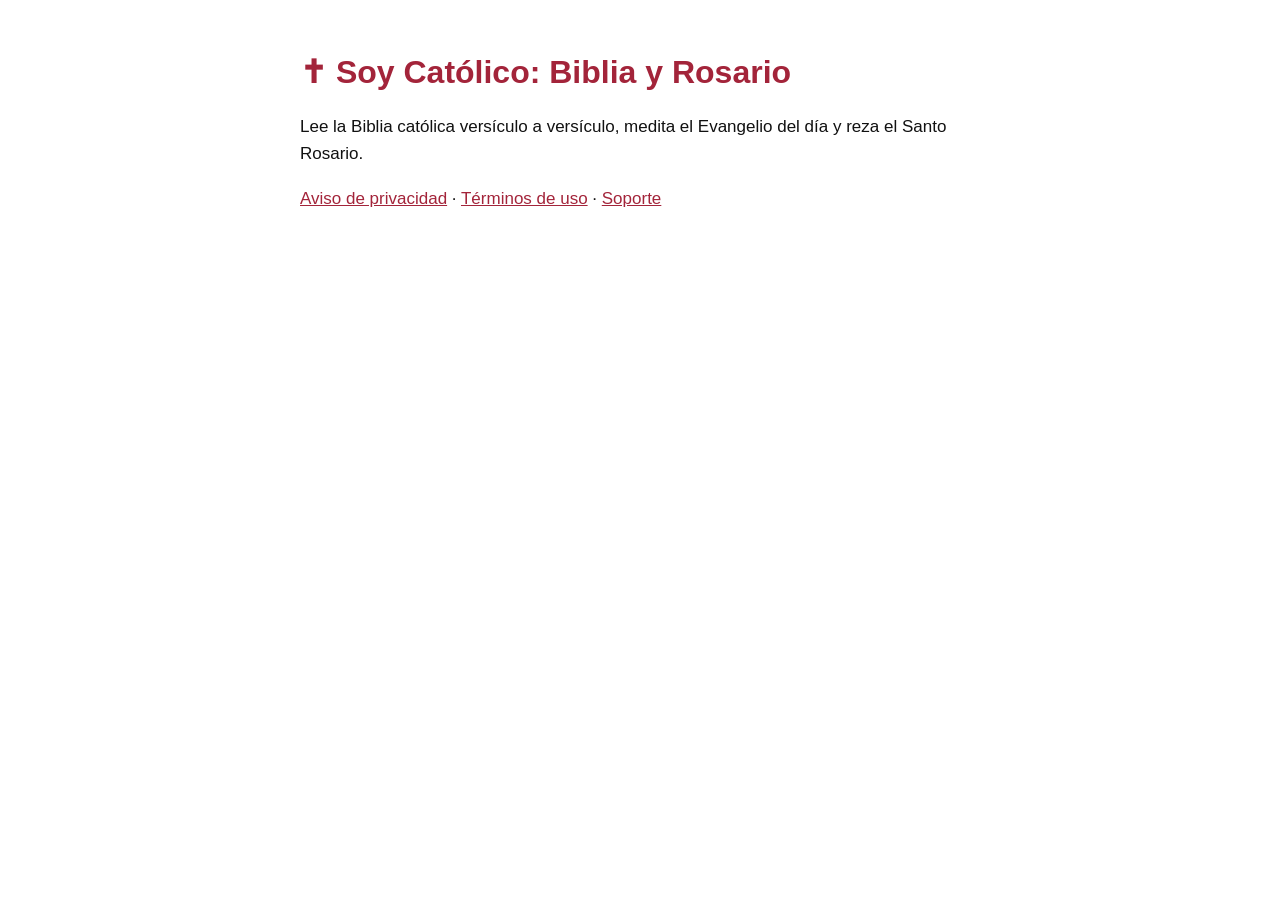
<file: index.html>
<!doctype html>
<html lang="es">
<head>
  <meta charset="utf-8">
  <meta name="viewport" content="width=device-width, initial-scale=1">
  <title>Soy Católico · Biblia y Rosario</title>
  <link rel="stylesheet" href="style.css">
</head>
<body>
<main>
  <h1>✝ Soy Católico: Biblia y Rosario</h1>
  <p>Lee la Biblia católica versículo a versículo, medita el Evangelio del día y reza el Santo Rosario.</p>
  <p><a href="privacidad.html">Aviso de privacidad</a> · <a href="terminos.html">Términos de uso</a> · <a href="mailto:bibliacatolicaapp@gmail.com">Soporte</a></p>
</main>
</body>
</html>
</file>
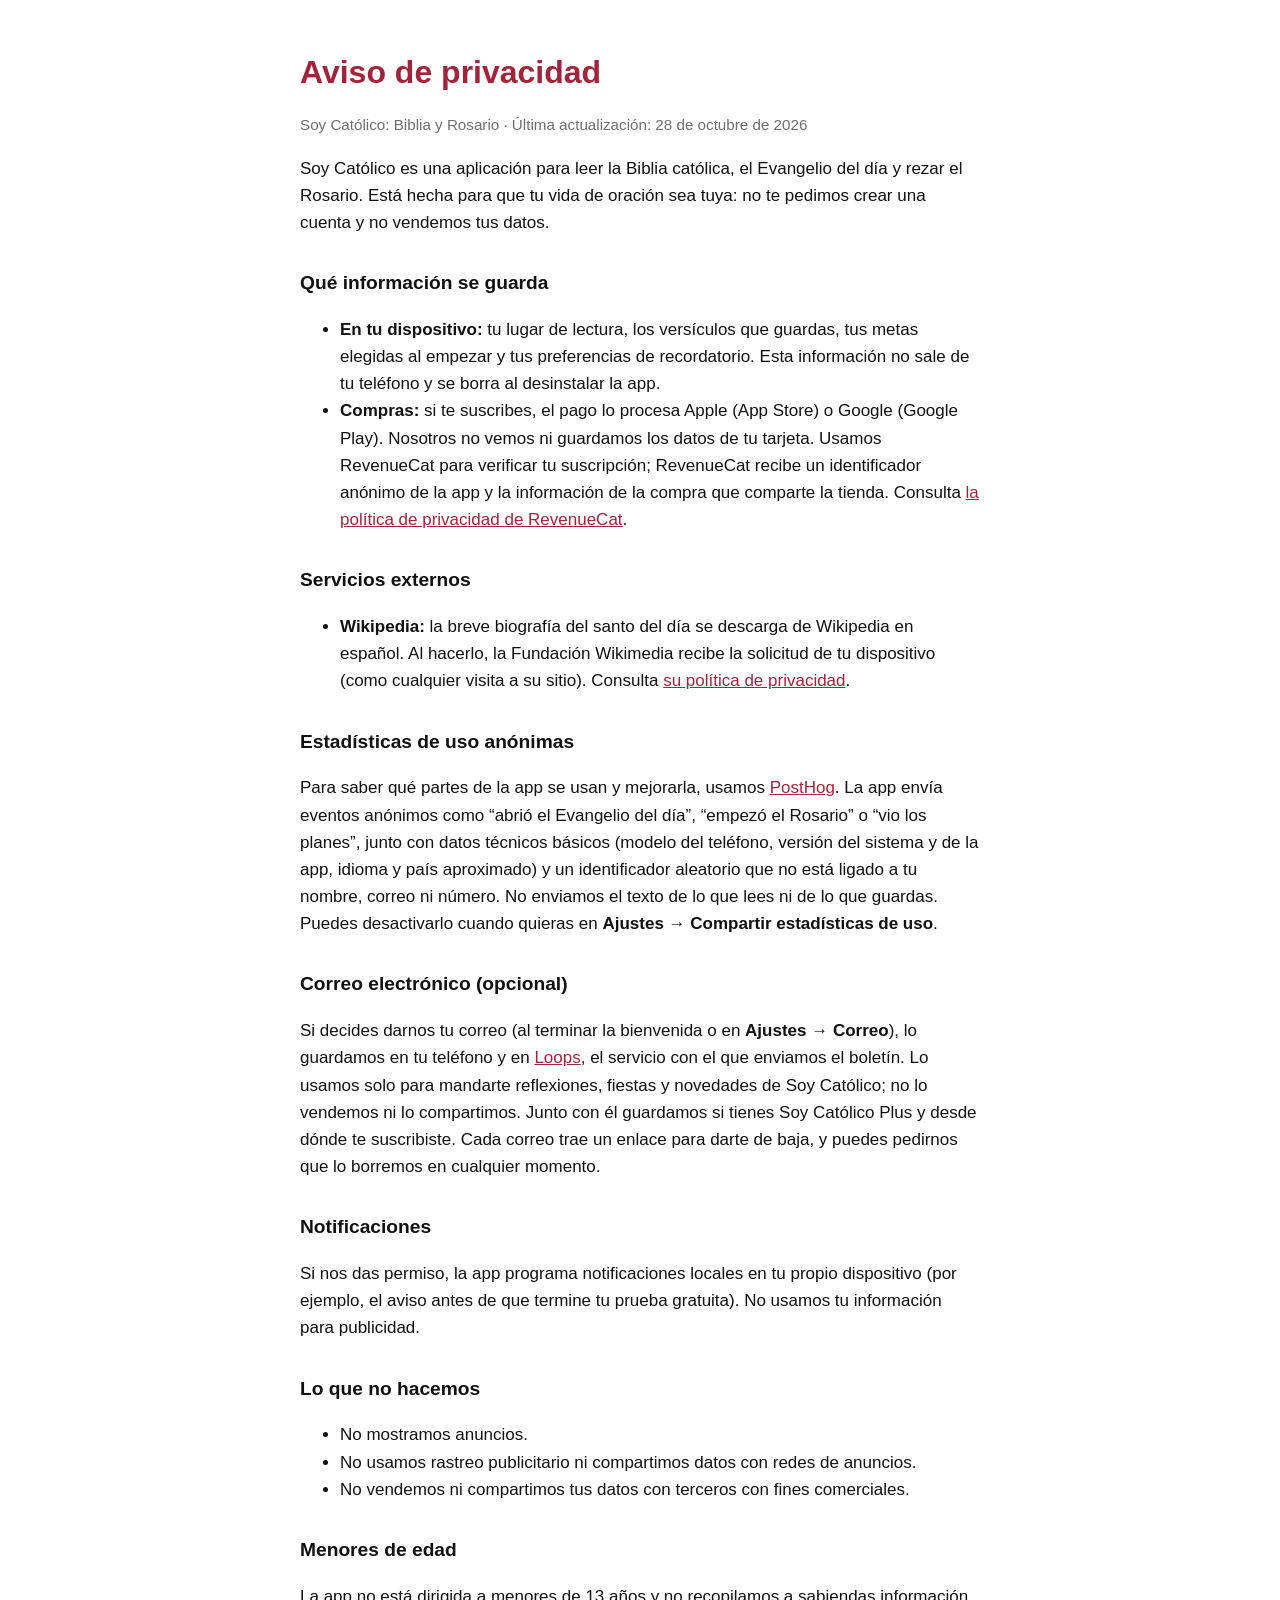
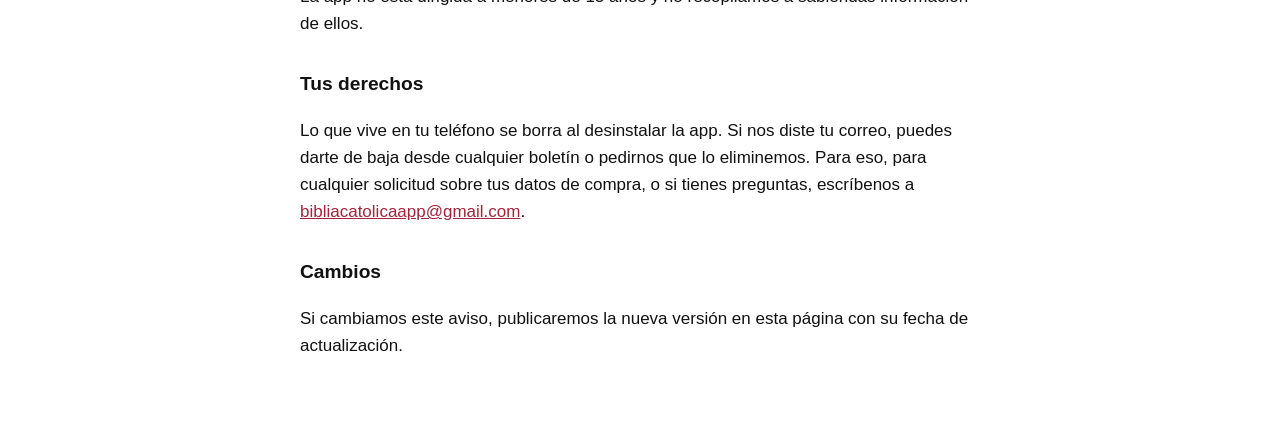
<file: privacidad.html>
<!doctype html>
<html lang="es">
<head>
  <meta charset="utf-8">
  <meta name="viewport" content="width=device-width, initial-scale=1">
  <title>Aviso de privacidad · Soy Católico</title>
  <link rel="stylesheet" href="style.css">
</head>
<body>
<main>
  <h1>Aviso de privacidad</h1>
  <p class="muted">Soy Católico: Biblia y Rosario · Última actualización: 28 de octubre de 2026</p>

  <p>Soy Católico es una aplicación para leer la Biblia católica, el Evangelio del día y rezar el Rosario. Está hecha para que tu vida de oración sea tuya: no te pedimos crear una cuenta y no vendemos tus datos.</p>

  <h2>Qué información se guarda</h2>
  <ul>
    <li><strong>En tu dispositivo:</strong> tu lugar de lectura, los versículos que guardas, tus metas elegidas al empezar y tus preferencias de recordatorio. Esta información no sale de tu teléfono y se borra al desinstalar la app.</li>
    <li><strong>Compras:</strong> si te suscribes, el pago lo procesa Apple (App Store) o Google (Google Play). Nosotros no vemos ni guardamos los datos de tu tarjeta. Usamos RevenueCat para verificar tu suscripción; RevenueCat recibe un identificador anónimo de la app y la información de la compra que comparte la tienda. Consulta <a href="https://www.revenuecat.com/privacy">la política de privacidad de RevenueCat</a>.</li>
  </ul>

  <h2>Servicios externos</h2>
  <ul>
    <li><strong>Wikipedia:</strong> la breve biografía del santo del día se descarga de Wikipedia en español. Al hacerlo, la Fundación Wikimedia recibe la solicitud de tu dispositivo (como cualquier visita a su sitio). Consulta <a href="https://foundation.wikimedia.org/wiki/Policy:Privacy_policy/es">su política de privacidad</a>.</li>
  </ul>

  <h2>Estadísticas de uso anónimas</h2>
  <p>Para saber qué partes de la app se usan y mejorarla, usamos <a href="https://posthog.com/privacy">PostHog</a>. La app envía eventos anónimos como “abrió el Evangelio del día”, “empezó el Rosario” o “vio los planes”, junto con datos técnicos básicos (modelo del teléfono, versión del sistema y de la app, idioma y país aproximado) y un identificador aleatorio que no está ligado a tu nombre, correo ni número. No enviamos el texto de lo que lees ni de lo que guardas. Puedes desactivarlo cuando quieras en <strong>Ajustes → Compartir estadísticas de uso</strong>.</p>

  <h2>Correo electrónico (opcional)</h2>
  <p>Si decides darnos tu correo (al terminar la bienvenida o en <strong>Ajustes → Correo</strong>), lo guardamos en tu teléfono y en <a href="https://loops.so/privacy">Loops</a>, el servicio con el que enviamos el boletín. Lo usamos solo para mandarte reflexiones, fiestas y novedades de Soy Católico; no lo vendemos ni lo compartimos. Junto con él guardamos si tienes Soy Católico Plus y desde dónde te suscribiste. Cada correo trae un enlace para darte de baja, y puedes pedirnos que lo borremos en cualquier momento.</p>

  <h2>Notificaciones</h2>
  <p>Si nos das permiso, la app programa notificaciones locales en tu propio dispositivo (por ejemplo, el aviso antes de que termine tu prueba gratuita). No usamos tu información para publicidad.</p>

  <h2>Lo que no hacemos</h2>
  <ul>
    <li>No mostramos anuncios.</li>
    <li>No usamos rastreo publicitario ni compartimos datos con redes de anuncios.</li>
    <li>No vendemos ni compartimos tus datos con terceros con fines comerciales.</li>
  </ul>

  <h2>Menores de edad</h2>
  <p>La app no está dirigida a menores de 13 años y no recopilamos a sabiendas información de ellos.</p>

  <h2>Tus derechos</h2>
  <p>Lo que vive en tu teléfono se borra al desinstalar la app. Si nos diste tu correo, puedes darte de baja desde cualquier boletín o pedirnos que lo eliminemos. Para eso, para cualquier solicitud sobre tus datos de compra, o si tienes preguntas, escríbenos a <a href="mailto:bibliacatolicaapp@gmail.com">bibliacatolicaapp@gmail.com</a>.</p>

  <h2>Cambios</h2>
  <p>Si cambiamos este aviso, publicaremos la nueva versión en esta página con su fecha de actualización.</p>
</main>
</body>
</html>
</file>
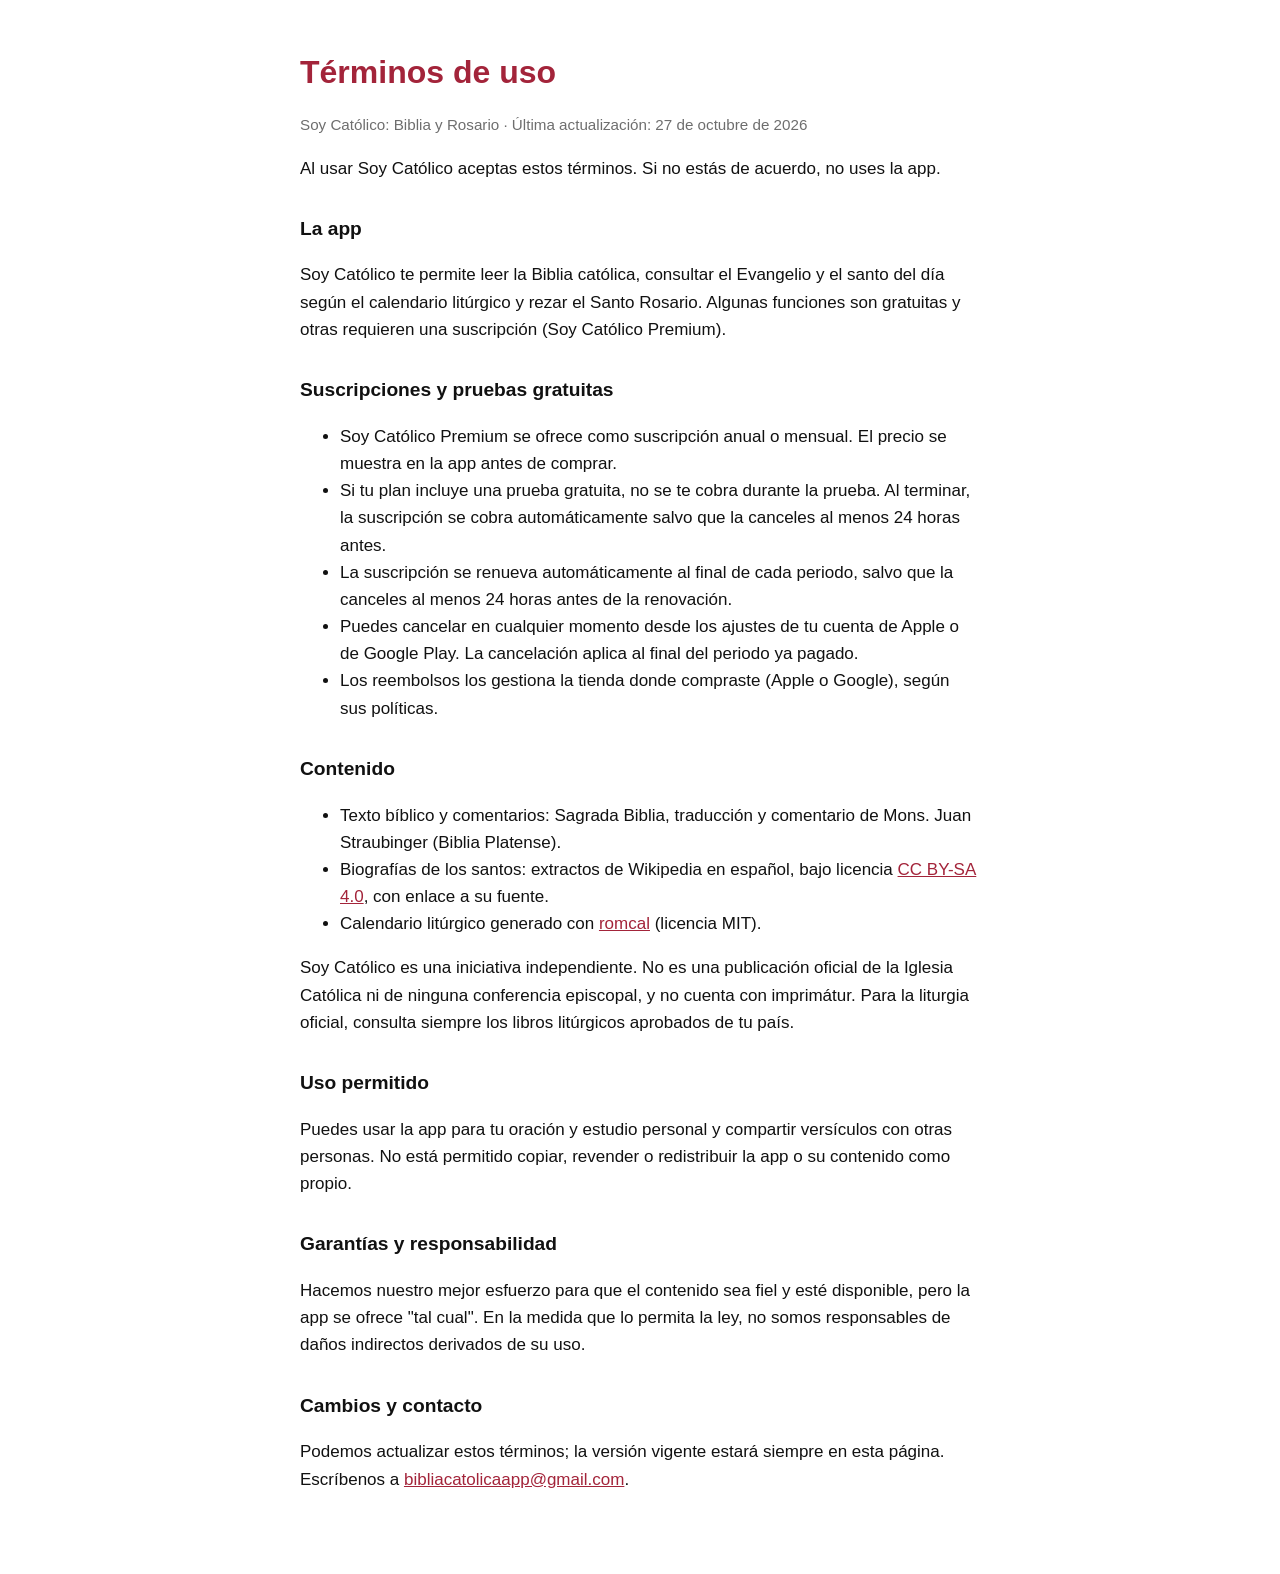
<file: terminos.html>
<!doctype html>
<html lang="es">
<head>
  <meta charset="utf-8">
  <meta name="viewport" content="width=device-width, initial-scale=1">
  <title>Términos de uso · Soy Católico</title>
  <link rel="stylesheet" href="style.css">
</head>
<body>
<main>
  <h1>Términos de uso</h1>
  <p class="muted">Soy Católico: Biblia y Rosario · Última actualización: 27 de octubre de 2026</p>

  <p>Al usar Soy Católico aceptas estos términos. Si no estás de acuerdo, no uses la app.</p>

  <h2>La app</h2>
  <p>Soy Católico te permite leer la Biblia católica, consultar el Evangelio y el santo del día según el calendario litúrgico y rezar el Santo Rosario. Algunas funciones son gratuitas y otras requieren una suscripción (Soy Católico Premium).</p>

  <h2>Suscripciones y pruebas gratuitas</h2>
  <ul>
    <li>Soy Católico Premium se ofrece como suscripción anual o mensual. El precio se muestra en la app antes de comprar.</li>
    <li>Si tu plan incluye una prueba gratuita, no se te cobra durante la prueba. Al terminar, la suscripción se cobra automáticamente salvo que la canceles al menos 24 horas antes.</li>
    <li>La suscripción se renueva automáticamente al final de cada periodo, salvo que la canceles al menos 24 horas antes de la renovación.</li>
    <li>Puedes cancelar en cualquier momento desde los ajustes de tu cuenta de Apple o de Google Play. La cancelación aplica al final del periodo ya pagado.</li>
    <li>Los reembolsos los gestiona la tienda donde compraste (Apple o Google), según sus políticas.</li>
  </ul>

  <h2>Contenido</h2>
  <ul>
    <li>Texto bíblico y comentarios: Sagrada Biblia, traducción y comentario de Mons. Juan Straubinger (Biblia Platense).</li>
    <li>Biografías de los santos: extractos de Wikipedia en español, bajo licencia <a href="https://creativecommons.org/licenses/by-sa/4.0/deed.es">CC BY-SA 4.0</a>, con enlace a su fuente.</li>
    <li>Calendario litúrgico generado con <a href="https://github.com/romcal/romcal">romcal</a> (licencia MIT).</li>
  </ul>
  <p>Soy Católico es una iniciativa independiente. No es una publicación oficial de la Iglesia Católica ni de ninguna conferencia episcopal, y no cuenta con imprimátur. Para la liturgia oficial, consulta siempre los libros litúrgicos aprobados de tu país.</p>

  <h2>Uso permitido</h2>
  <p>Puedes usar la app para tu oración y estudio personal y compartir versículos con otras personas. No está permitido copiar, revender o redistribuir la app o su contenido como propio.</p>

  <h2>Garantías y responsabilidad</h2>
  <p>Hacemos nuestro mejor esfuerzo para que el contenido sea fiel y esté disponible, pero la app se ofrece "tal cual". En la medida que lo permita la ley, no somos responsables de daños indirectos derivados de su uso.</p>

  <h2>Cambios y contacto</h2>
  <p>Podemos actualizar estos términos; la versión vigente estará siempre en esta página. Escríbenos a <a href="mailto:bibliacatolicaapp@gmail.com">bibliacatolicaapp@gmail.com</a>.</p>
</main>
</body>
</html>
</file>
<file: style.css>
:root { color-scheme: light dark; --bg: #FFFFFF; --text: #111111; --muted: #6E6E6E; --accent: #A3243A; }
@media (prefers-color-scheme: dark) { :root { --bg: #0D0D0D; --text: #F4F4F4; --muted: #9B9B9B; --accent: #E46A7E; } }
body { background: var(--bg); color: var(--text); font: 17px/1.6 -apple-system, "Segoe UI", Roboto, Helvetica, Arial, sans-serif; margin: 0; padding: 32px 16px 64px; }
main { max-width: 680px; margin: 0 auto; }
h1 { color: var(--accent); font-size: 2rem; line-height: 1.2; }
h2 { font-size: 1.2rem; margin-top: 2rem; }
p, li { color: var(--text); }
.muted { color: var(--muted); font-size: 0.95rem; }
a { color: var(--accent); }
</file>
